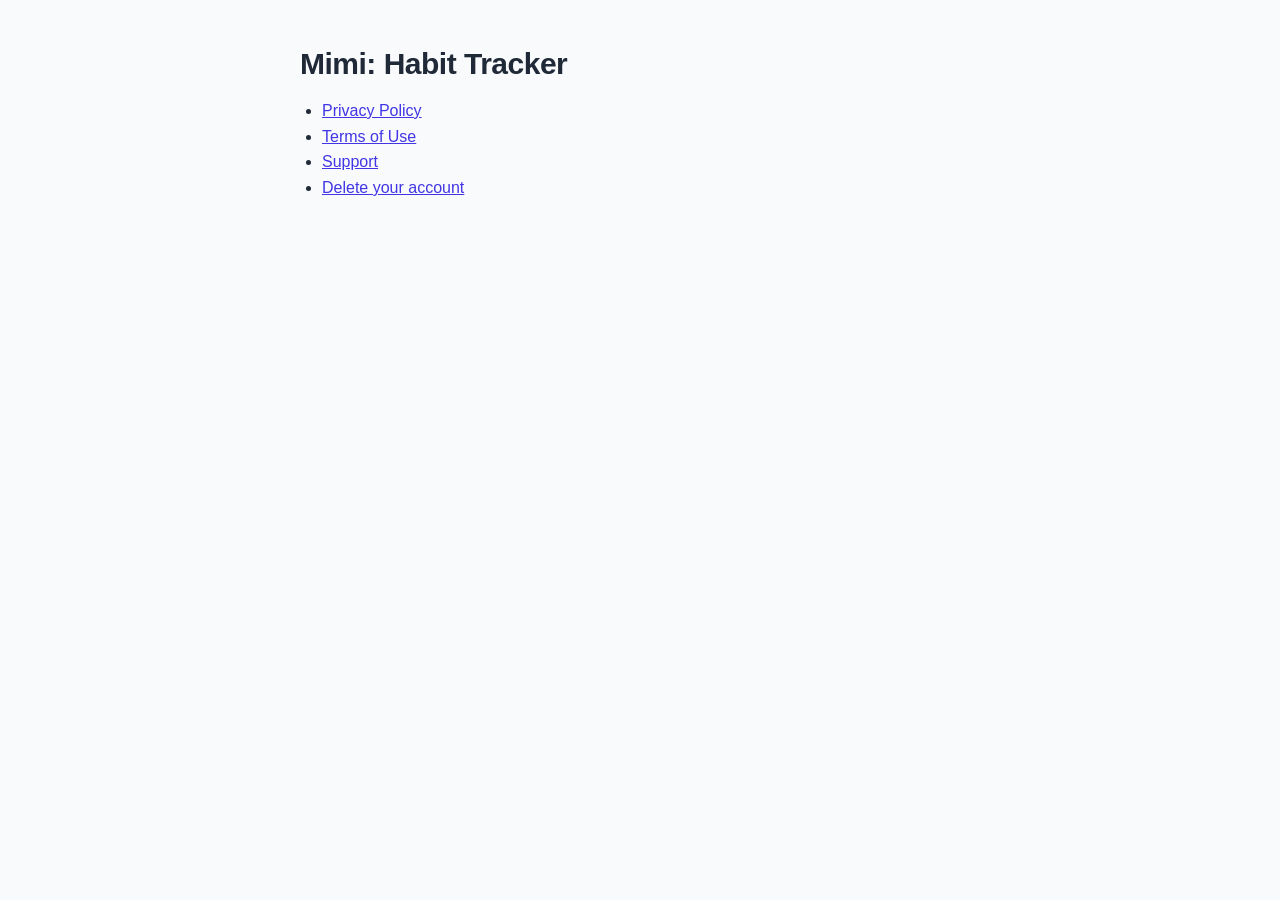
<file: index.html>
<!doctype html>
<html lang="en"><head><meta charset="utf-8"><meta name="viewport" content="width=device-width, initial-scale=1">
<title>Mimi: Habit Tracker — Legal</title><link rel="stylesheet" href="style.css"></head>
<body><main><h1>Mimi: Habit Tracker</h1>
<ul><li><a href="privacy.html">Privacy Policy</a></li><li><a href="terms.html">Terms of Use</a></li><li><a href="support.html">Support</a></li><li><a href="delete-account.html">Delete your account</a></li></ul>
</main></body></html>
</file>
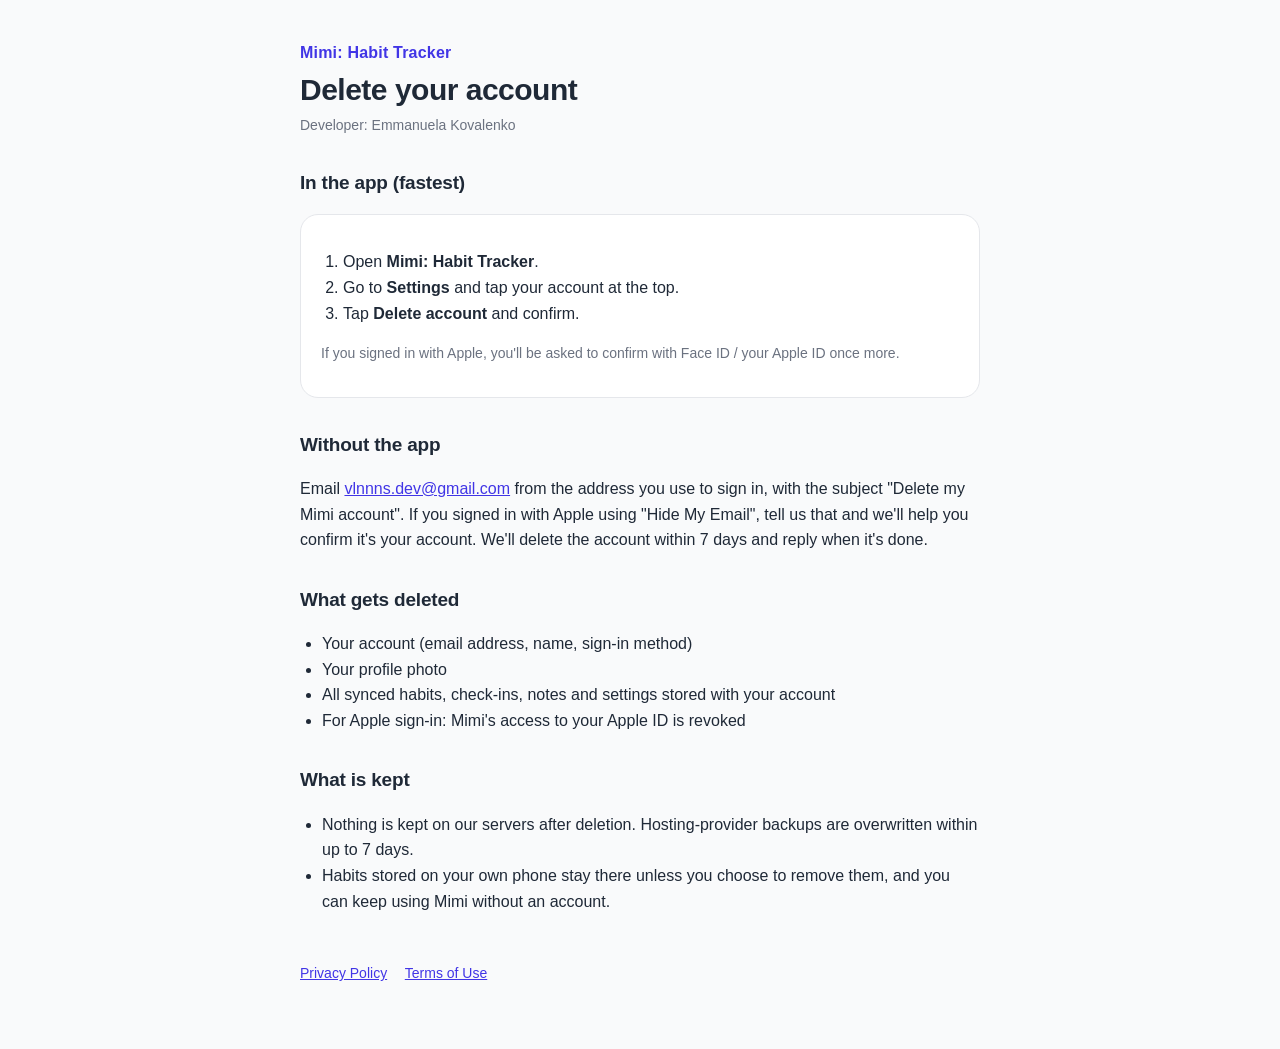
<file: delete-account.html>
<!doctype html>
<html lang="en">
<head>
  <meta charset="utf-8" />
  <meta name="viewport" content="width=device-width, initial-scale=1" />
  <title>Delete your account · Mimi: Habit Tracker</title>
  <link rel="stylesheet" href="style.css" />
</head>
<body>
<main>
  <header>
    <div class="app">Mimi: Habit Tracker</div>
    <h1>Delete your account</h1>
    <div class="muted">Developer: Emmanuela Kovalenko</div>
  </header>

  <h2>In the app (fastest)</h2>
  <div class="card">
    <ol>
      <li>Open <strong>Mimi: Habit Tracker</strong>.</li>
      <li>Go to <strong>Settings</strong> and tap your account at the top.</li>
      <li>Tap <strong>Delete account</strong> and confirm.</li>
    </ol>
    <p class="muted">If you signed in with Apple, you'll be asked to confirm with Face ID / your Apple ID once more.</p>
  </div>

  <h2>Without the app</h2>
  <p>Email <a href="mailto:vlnnns.dev@gmail.com?subject=Delete%20my%20Mimi%20account">vlnnns.dev@gmail.com</a>
    from the address you use to sign in, with the subject "Delete my Mimi account". If you signed in with Apple
    using "Hide My Email", tell us that and we'll help you confirm it's your account.
    We'll delete the account within 7 days and reply when it's done.</p>

  <h2>What gets deleted</h2>
  <ul>
    <li>Your account (email address, name, sign-in method)</li>
    <li>Your profile photo</li>
    <li>All synced habits, check-ins, notes and settings stored with your account</li>
    <li>For Apple sign-in: Mimi's access to your Apple ID is revoked</li>
  </ul>

  <h2>What is kept</h2>
  <ul>
    <li>Nothing is kept on our servers after deletion. Hosting-provider backups are overwritten within up to 7 days.</li>
    <li>Habits stored on your own phone stay there unless you choose to remove them, and you can keep using Mimi
      without an account.</li>
  </ul>

  <footer>
    <a href="privacy.html">Privacy Policy</a>
    <a href="terms.html">Terms of Use</a>
  </footer>
</main>
</body>
</html>
</file>
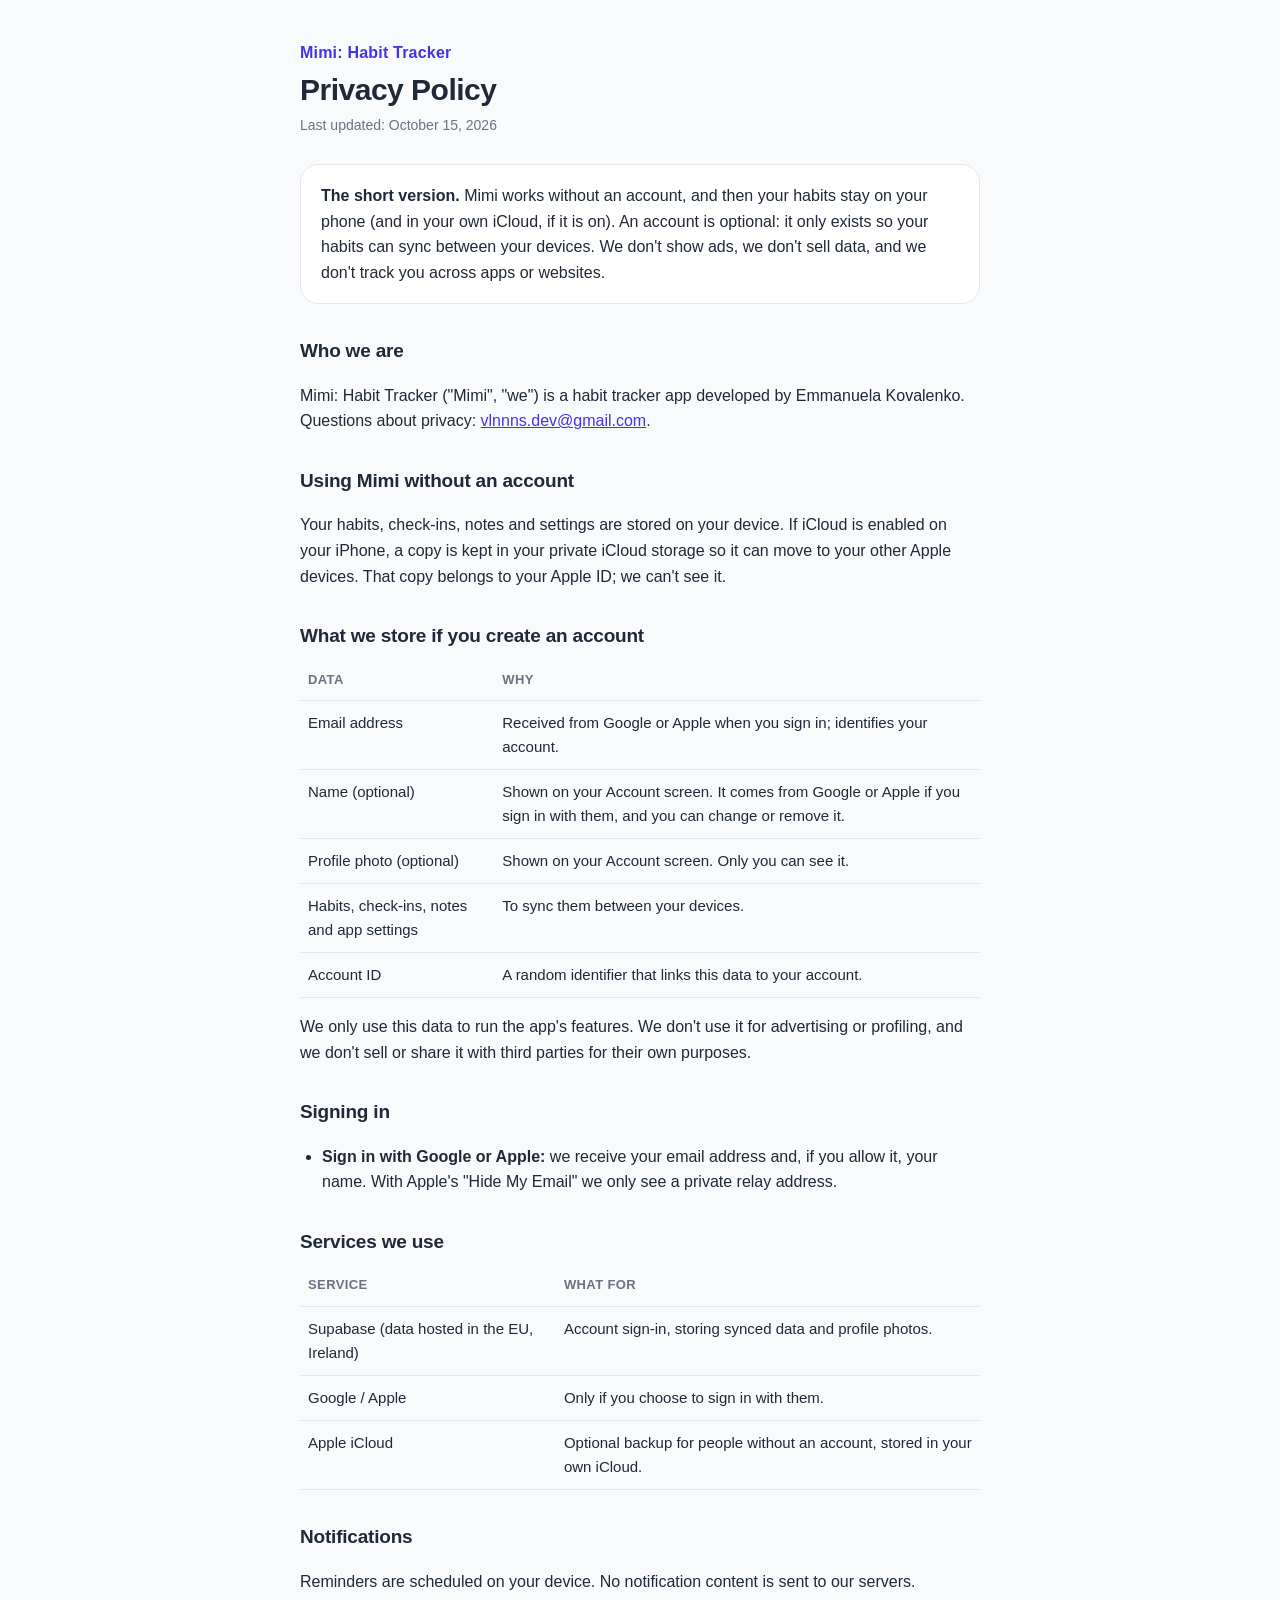
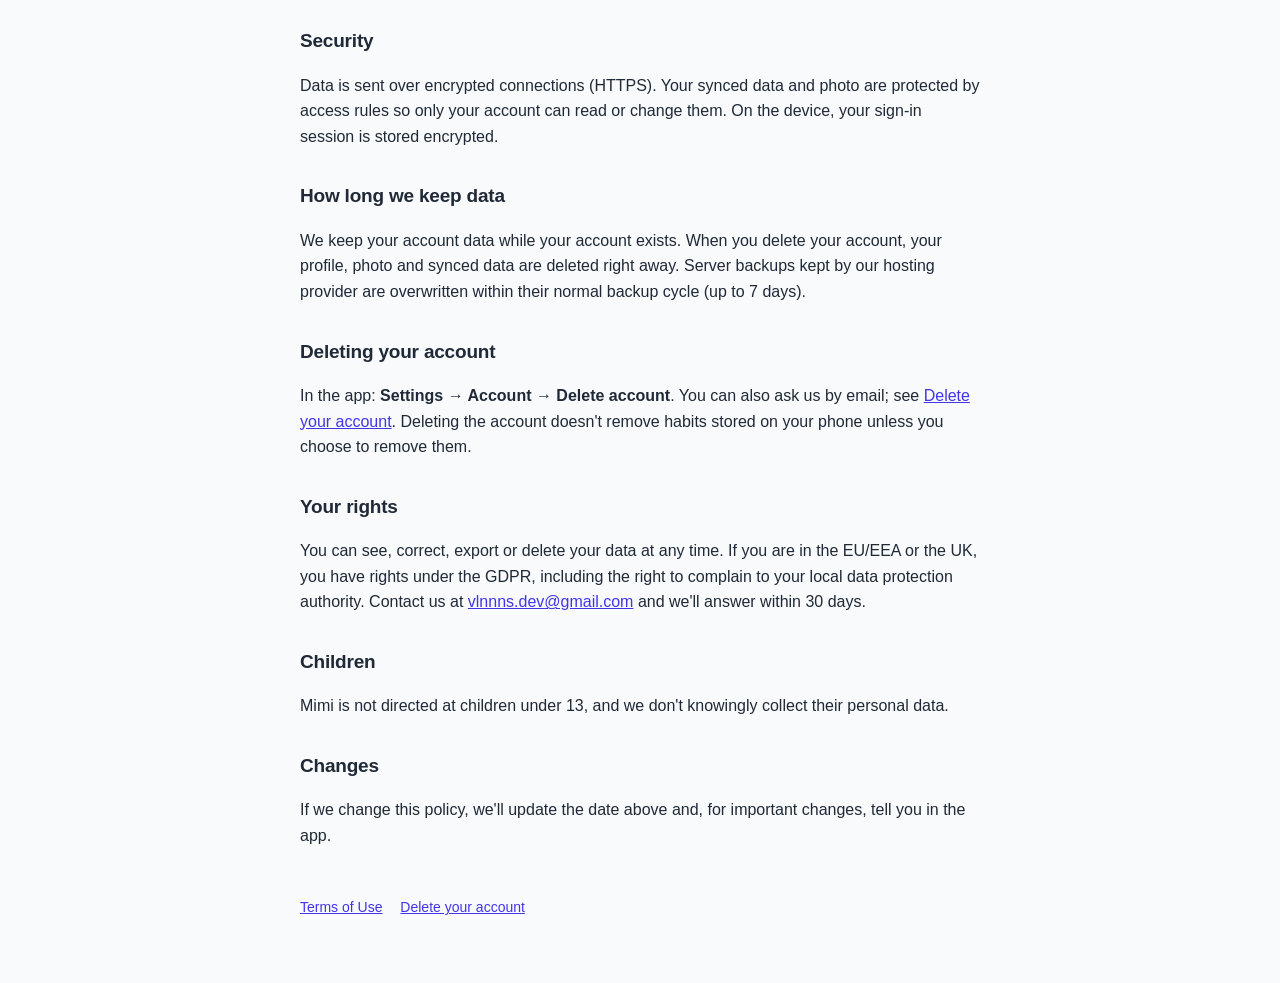
<file: privacy.html>
<!doctype html>
<html lang="en">
<head>
  <meta charset="utf-8" />
  <meta name="viewport" content="width=device-width, initial-scale=1" />
  <title>Privacy Policy · Mimi: Habit Tracker</title>
  <link rel="stylesheet" href="style.css" />
</head>
<body>
<main>
  <header>
    <div class="app">Mimi: Habit Tracker</div>
    <h1>Privacy Policy</h1>
    <div class="muted">Last updated: October 15, 2026</div>
  </header>

  <div class="card">
    <strong>The short version.</strong> Mimi works without an account, and then your habits stay on your
    phone (and in your own iCloud, if it is on). An account is optional: it only exists so your habits can sync
    between your devices. We don't show ads, we don't sell data, and we don't track you across apps or websites.
  </div>

  <h2>Who we are</h2>
  <p>Mimi: Habit Tracker ("Mimi", "we") is a habit tracker app developed by Emmanuela Kovalenko.
    Questions about privacy: <a href="mailto:vlnnns.dev@gmail.com">vlnnns.dev@gmail.com</a>.</p>

  <h2>Using Mimi without an account</h2>
  <p>Your habits, check-ins, notes and settings are stored on your device. If iCloud is enabled on your iPhone,
    a copy is kept in your private iCloud storage so it can move to your other Apple devices. That copy belongs to
    your Apple ID; we can't see it.</p>

  <h2>What we store if you create an account</h2>
  <table>
    <tr><th>Data</th><th>Why</th></tr>
    <tr><td>Email address</td><td>Received from Google or Apple when you sign in; identifies your account.</td></tr>
    <tr><td>Name (optional)</td><td>Shown on your Account screen. It comes from Google or Apple if you sign in with them, and you can change or remove it.</td></tr>
    <tr><td>Profile photo (optional)</td><td>Shown on your Account screen. Only you can see it.</td></tr>
    <tr><td>Habits, check-ins, notes and app settings</td><td>To sync them between your devices.</td></tr>
    <tr><td>Account ID</td><td>A random identifier that links this data to your account.</td></tr>
  </table>
  <p>We only use this data to run the app's features. We don't use it for advertising or profiling, and
    we don't sell or share it with third parties for their own purposes.</p>

  <h2>Signing in</h2>
  <ul>
    <li><strong>Sign in with Google or Apple:</strong> we receive your email address and, if you allow it, your
      name. With Apple's "Hide My Email" we only see a private relay address.</li>
  </ul>

  <h2>Services we use</h2>
  <table>
    <tr><th>Service</th><th>What for</th></tr>
    <tr><td>Supabase (data hosted in the EU, Ireland)</td><td>Account sign-in, storing synced data and profile photos.</td></tr>
    <tr><td>Google / Apple</td><td>Only if you choose to sign in with them.</td></tr>
    <tr><td>Apple iCloud</td><td>Optional backup for people without an account, stored in your own iCloud.</td></tr>
  </table>

  <h2>Notifications</h2>
  <p>Reminders are scheduled on your device. No notification content is sent to our servers.</p>

  <h2>Security</h2>
  <p>Data is sent over encrypted connections (HTTPS). Your synced data and photo are protected by access rules so
    only your account can read or change them. On the device, your sign-in session is stored encrypted.</p>

  <h2>How long we keep data</h2>
  <p>We keep your account data while your account exists. When you delete your account, your profile, photo and
    synced data are deleted right away. Server backups kept by our hosting provider are overwritten within their
    normal backup cycle (up to 7 days).</p>

  <h2>Deleting your account</h2>
  <p>In the app: <strong>Settings → Account → Delete account</strong>. You can also ask us by email; see
    <a href="delete-account.html">Delete your account</a>. Deleting the account doesn't remove habits
    stored on your phone unless you choose to remove them.</p>

  <h2>Your rights</h2>
  <p>You can see, correct, export or delete your data at any time. If you are in the EU/EEA or the UK, you have
    rights under the GDPR, including the right to complain to your local data protection authority. Contact us at
    <a href="mailto:vlnnns.dev@gmail.com">vlnnns.dev@gmail.com</a> and we'll answer within 30 days.</p>

  <h2>Children</h2>
  <p>Mimi is not directed at children under 13, and we don't knowingly collect their personal data.</p>

  <h2>Changes</h2>
  <p>If we change this policy, we'll update the date above and, for important changes, tell you in the app.</p>

  <footer>
    <a href="terms.html">Terms of Use</a>
    <a href="delete-account.html">Delete your account</a>
  </footer>
</main>
</body>
</html>
</file>
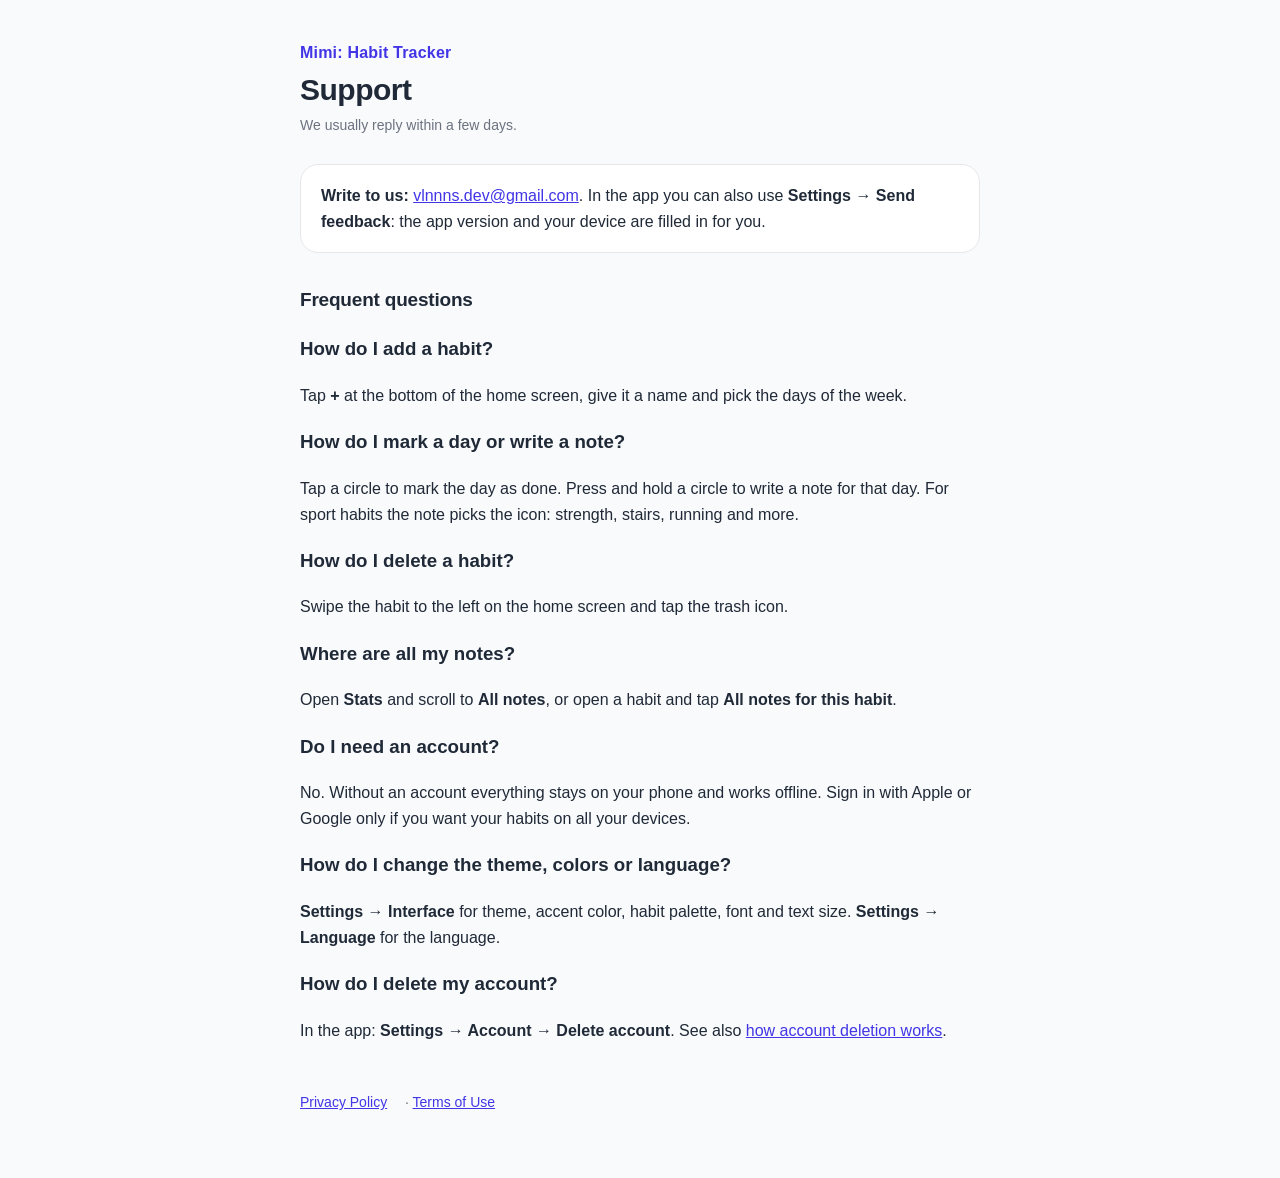
<file: support.html>
<!doctype html>
<html lang="en">
<head>
  <meta charset="utf-8" />
  <meta name="viewport" content="width=device-width, initial-scale=1" />
  <title>Support · Mimi: Habit Tracker</title>
  <link rel="stylesheet" href="style.css" />
</head>
<body>
<main>
  <header>
    <div class="app">Mimi: Habit Tracker</div>
    <h1>Support</h1>
    <div class="muted">We usually reply within a few days.</div>
  </header>

  <div class="card">
    <strong>Write to us:</strong> <a href="mailto:vlnnns.dev@gmail.com?subject=Mimi%20support">vlnnns.dev@gmail.com</a>.
    In the app you can also use <strong>Settings → Send feedback</strong>: the app version and your device are filled in for you.
  </div>

  <h2>Frequent questions</h2>

  <h3>How do I add a habit?</h3>
  <p>Tap <strong>+</strong> at the bottom of the home screen, give it a name and pick the days of the week.</p>

  <h3>How do I mark a day or write a note?</h3>
  <p>Tap a circle to mark the day as done. Press and hold a circle to write a note for that day.
    For sport habits the note picks the icon: strength, stairs, running and more.</p>

  <h3>How do I delete a habit?</h3>
  <p>Swipe the habit to the left on the home screen and tap the trash icon.</p>

  <h3>Where are all my notes?</h3>
  <p>Open <strong>Stats</strong> and scroll to <strong>All notes</strong>, or open a habit and tap
    <strong>All notes for this habit</strong>.</p>

  <h3>Do I need an account?</h3>
  <p>No. Without an account everything stays on your phone and works offline. Sign in with Apple or Google
    only if you want your habits on all your devices.</p>

  <h3>How do I change the theme, colors or language?</h3>
  <p><strong>Settings → Interface</strong> for theme, accent color, habit palette, font and text size.
    <strong>Settings → Language</strong> for the language.</p>

  <h3>How do I delete my account?</h3>
  <p>In the app: <strong>Settings → Account → Delete account</strong>. See also
    <a href="delete-account.html">how account deletion works</a>.</p>

  <footer>
    <a href="privacy.html">Privacy Policy</a> · <a href="terms.html">Terms of Use</a>
  </footer>
</main>
</body>
</html>
</file>
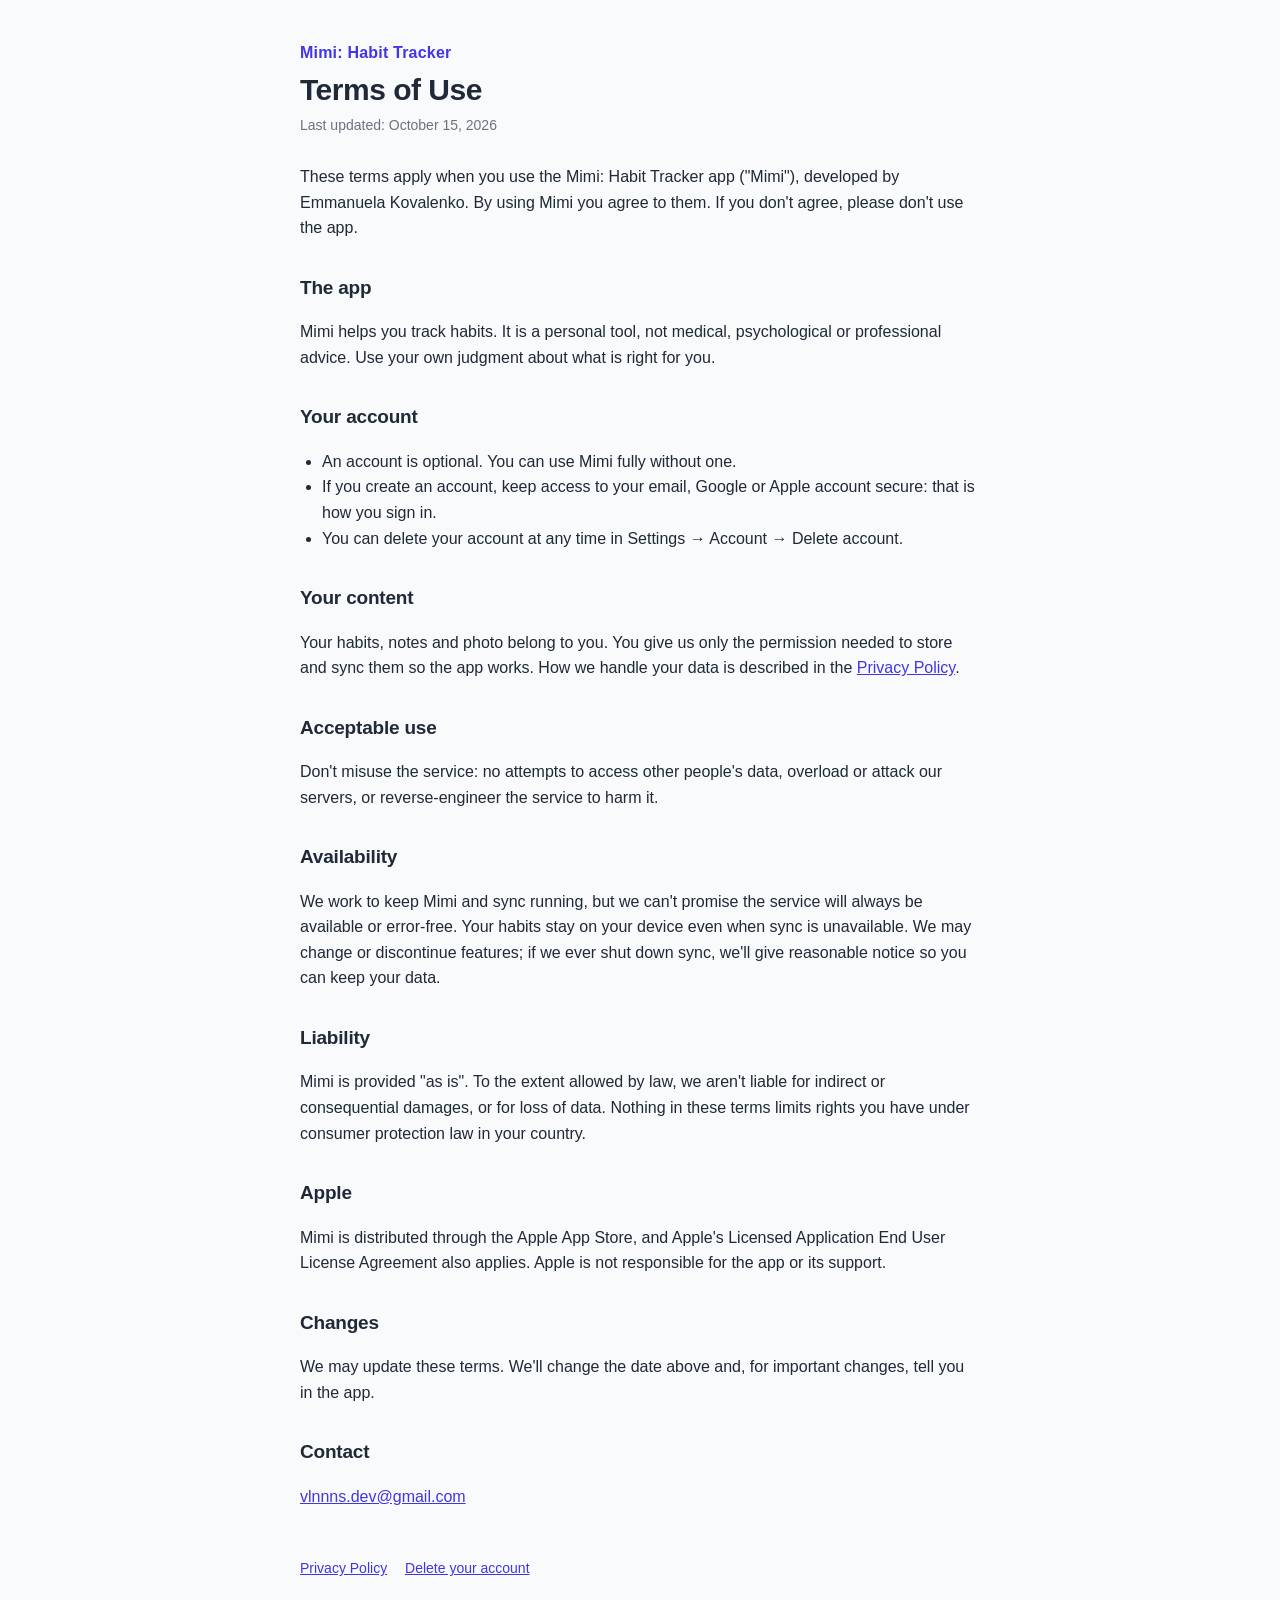
<file: terms.html>
<!doctype html>
<html lang="en">
<head>
  <meta charset="utf-8" />
  <meta name="viewport" content="width=device-width, initial-scale=1" />
  <title>Terms of Use · Mimi: Habit Tracker</title>
  <link rel="stylesheet" href="style.css" />
</head>
<body>
<main>
  <header>
    <div class="app">Mimi: Habit Tracker</div>
    <h1>Terms of Use</h1>
    <div class="muted">Last updated: October 15, 2026</div>
  </header>

  <p>These terms apply when you use the Mimi: Habit Tracker app ("Mimi"), developed by Emmanuela Kovalenko.
    By using Mimi you agree to them. If you don't agree, please don't use the app.</p>

  <h2>The app</h2>
  <p>Mimi helps you track habits. It is a personal tool, not medical, psychological or professional advice.
    Use your own judgment about what is right for you.</p>

  <h2>Your account</h2>
  <ul>
    <li>An account is optional. You can use Mimi fully without one.</li>
    <li>If you create an account, keep access to your email, Google or Apple account secure: that is how you sign in.</li>
    <li>You can delete your account at any time in Settings → Account → Delete account.</li>
  </ul>

  <h2>Your content</h2>
  <p>Your habits, notes and photo belong to you. You give us only the permission needed to store and sync them
    so the app works. How we handle your data is described in the <a href="privacy.html">Privacy Policy</a>.</p>

  <h2>Acceptable use</h2>
  <p>Don't misuse the service: no attempts to access other people's data, overload or attack our servers, or
    reverse-engineer the service to harm it.</p>

  <h2>Availability</h2>
  <p>We work to keep Mimi and sync running, but we can't promise the service will always be available or
    error-free. Your habits stay on your device even when sync is unavailable. We may change or discontinue
    features; if we ever shut down sync, we'll give reasonable notice so you can keep your data.</p>

  <h2>Liability</h2>
  <p>Mimi is provided "as is". To the extent allowed by law, we aren't liable for indirect or consequential
    damages, or for loss of data. Nothing in these terms limits rights you have under consumer protection law
    in your country.</p>

  <h2>Apple</h2>
  <p>Mimi is distributed through the Apple App Store, and Apple's Licensed Application End User License Agreement
    also applies. Apple is not responsible for the app or its support.</p>

  <h2>Changes</h2>
  <p>We may update these terms. We'll change the date above and, for important changes, tell you in the app.</p>

  <h2>Contact</h2>
  <p><a href="mailto:vlnnns.dev@gmail.com">vlnnns.dev@gmail.com</a></p>

  <footer>
    <a href="privacy.html">Privacy Policy</a>
    <a href="delete-account.html">Delete your account</a>
  </footer>
</main>
</body>
</html>
</file>
<file: style.css>
:root { color-scheme: light dark; --fg:#1f2937; --muted:#6b7280; --bg:#f9fafb; --card:#fff; --line:#e5e7eb; --accent:#4135e6; }
@media (prefers-color-scheme: dark) { :root { --fg:#f3f4f6; --muted:#9ca3af; --bg:#111; --card:#1c1c1e; --line:#2c2c2e; --accent:#8b83ff; } }
* { box-sizing: border-box; }
body { margin:0; background:var(--bg); color:var(--fg); font: 16px/1.6 -apple-system, BlinkMacSystemFont, "Inter", "Segoe UI", sans-serif; }
main { max-width: 720px; margin: 0 auto; padding: 40px 20px 64px; }
header { margin-bottom: 28px; }
.app { font-weight: 600; color: var(--accent); letter-spacing: .2px; }
h1 { font-size: 30px; line-height: 1.2; margin: 6px 0 6px; letter-spacing: -0.5px; }
h2 { font-size: 19px; margin: 32px 0 8px; letter-spacing: -0.2px; }
p, li { color: var(--fg); }
.muted { color: var(--muted); font-size: 14px; }
.card { background: var(--card); border: 1px solid var(--line); border-radius: 18px; padding: 18px 20px; margin: 16px 0; }
ul, ol { padding-left: 22px; }
a { color: var(--accent); }
table { width: 100%; border-collapse: collapse; font-size: 15px; }
th, td { text-align: left; padding: 10px 8px; border-bottom: 1px solid var(--line); vertical-align: top; }
th { color: var(--muted); font-weight: 600; font-size: 13px; text-transform: uppercase; letter-spacing: .4px; }
footer { margin-top: 48px; font-size: 14px; color: var(--muted); }
footer a { margin-right: 14px; }
</file>
